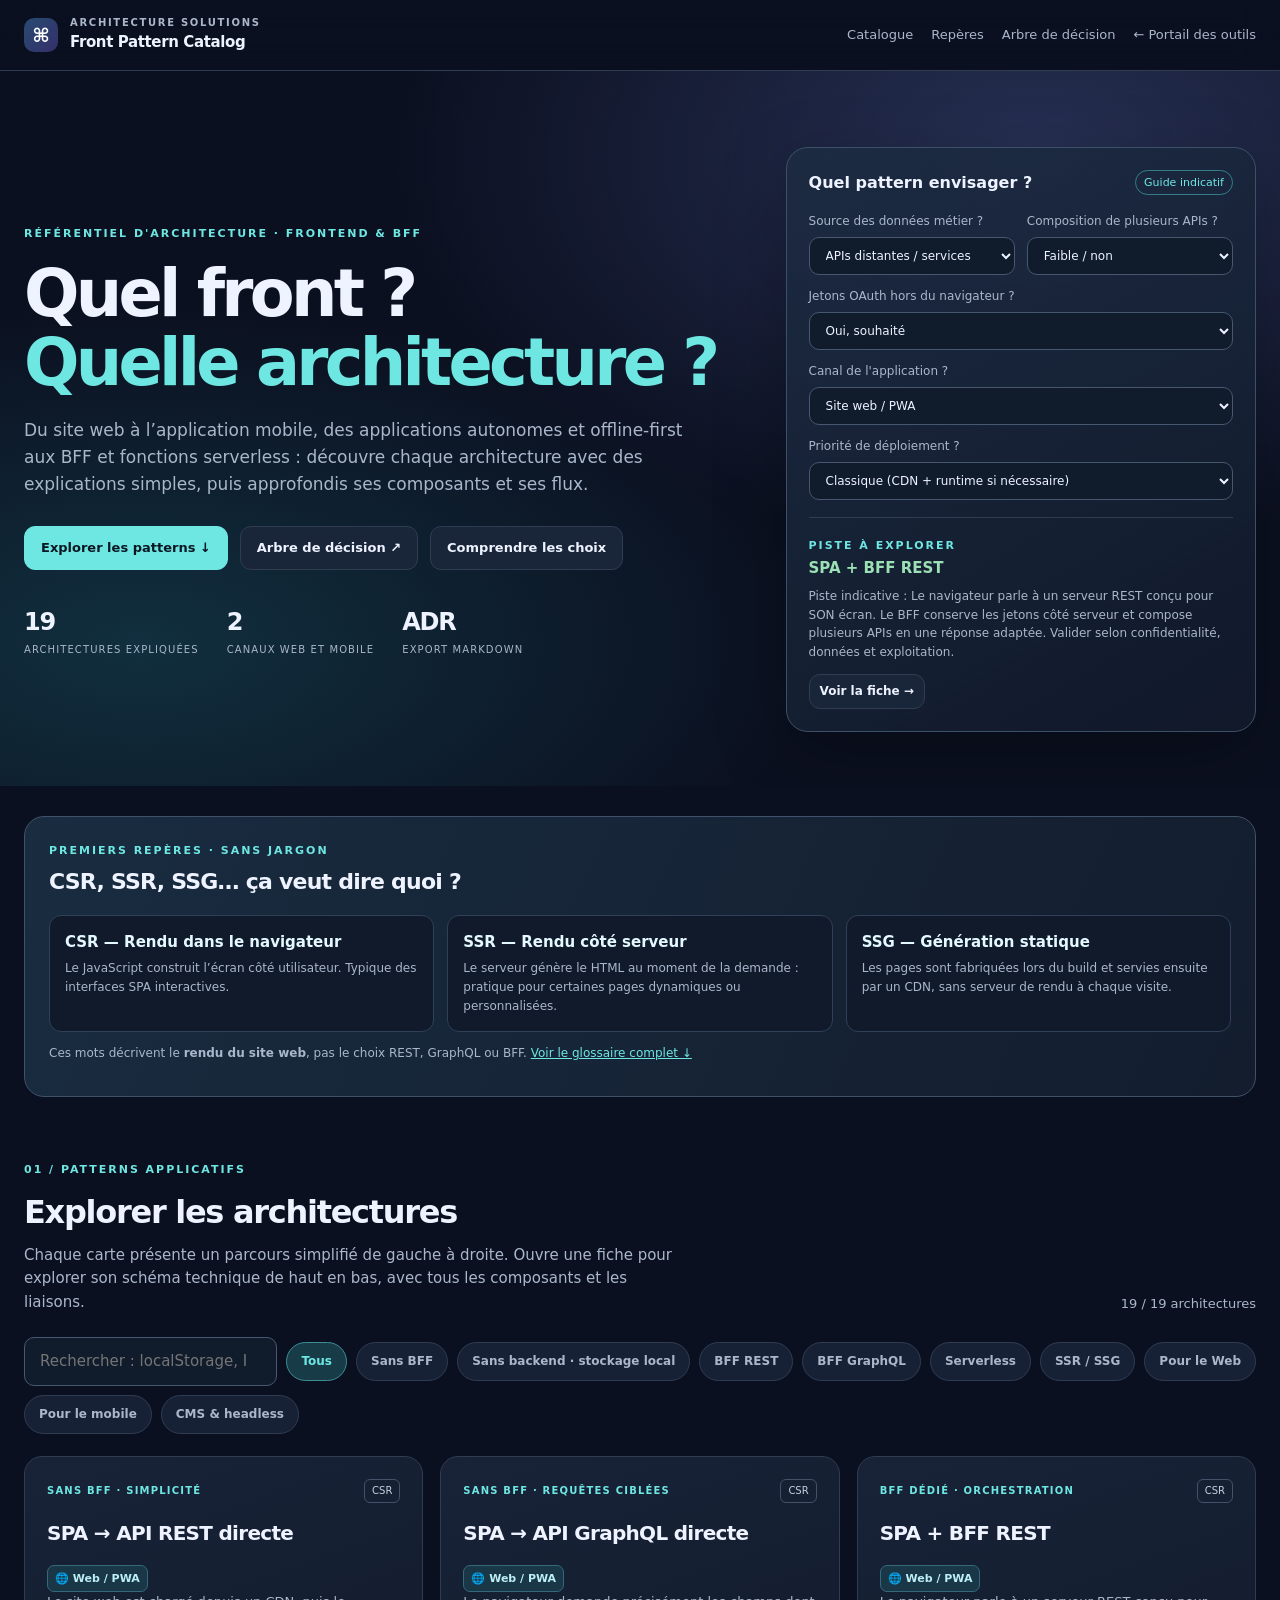
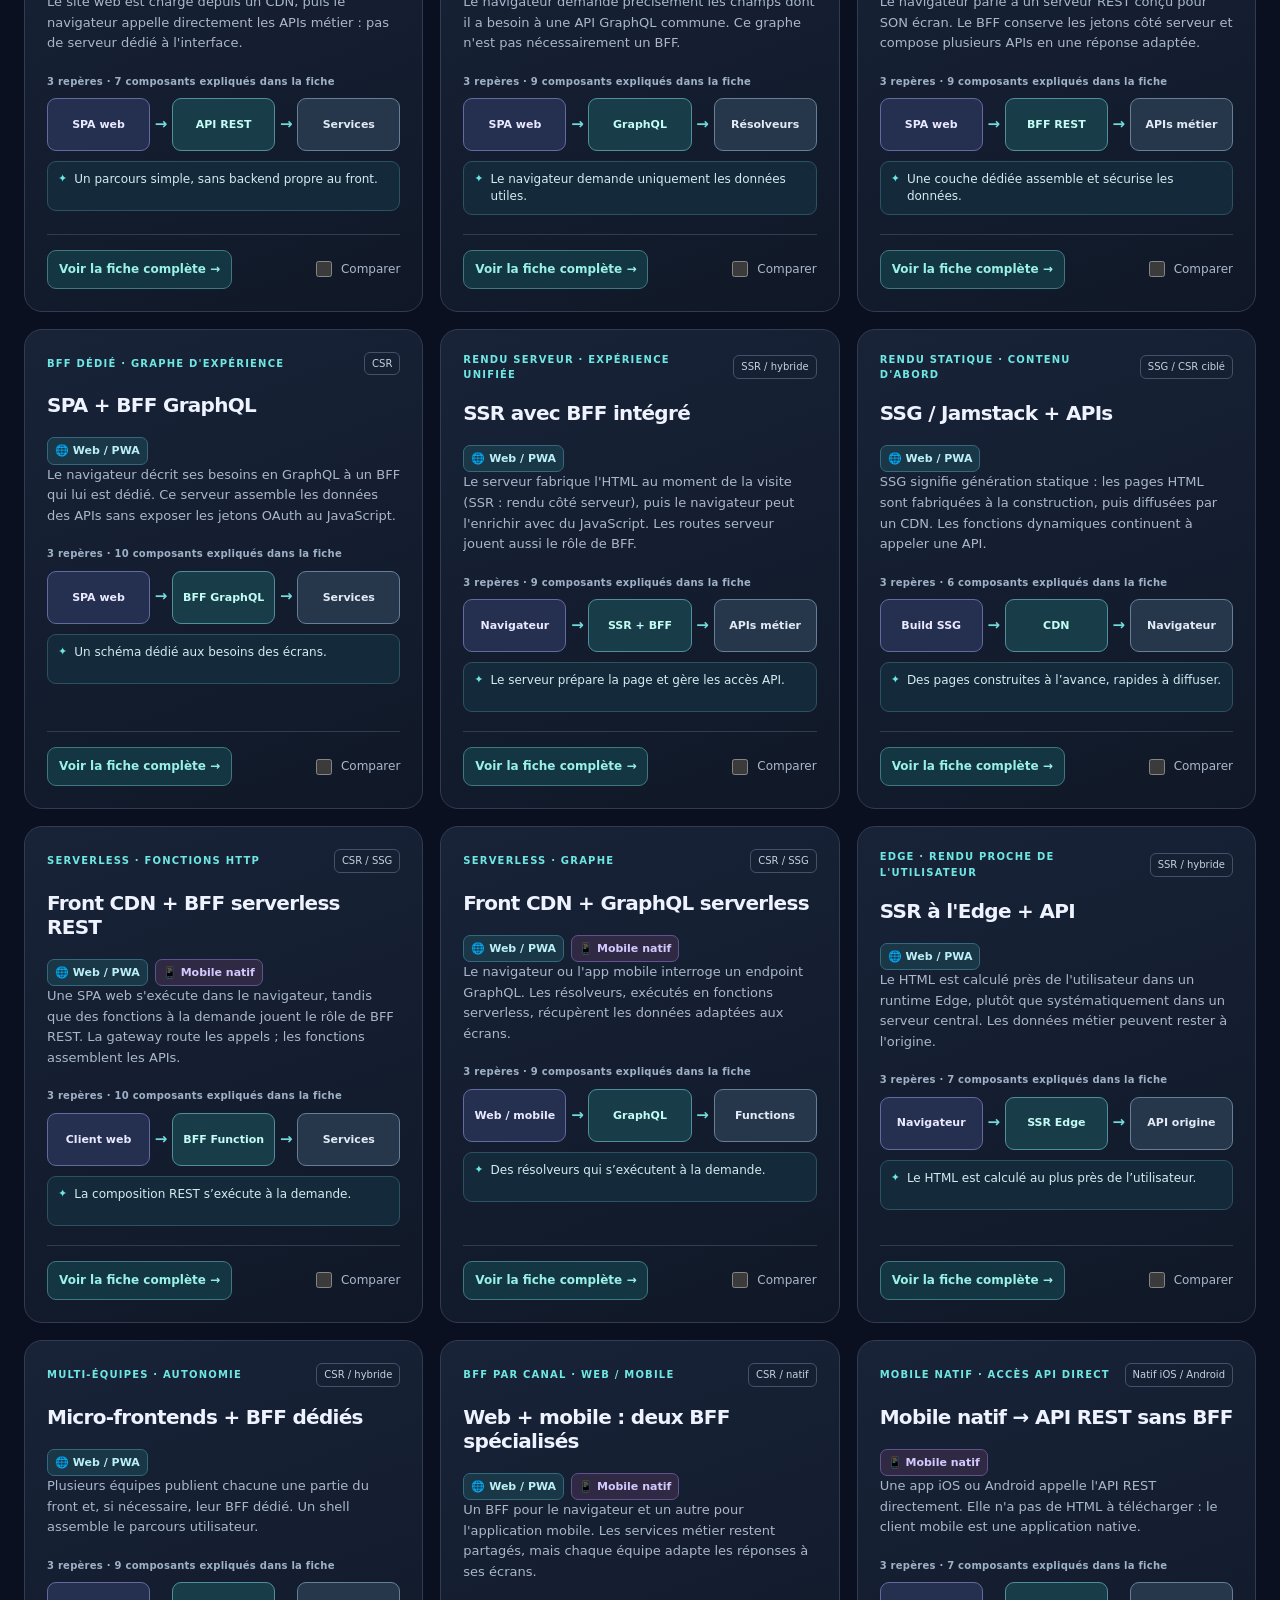
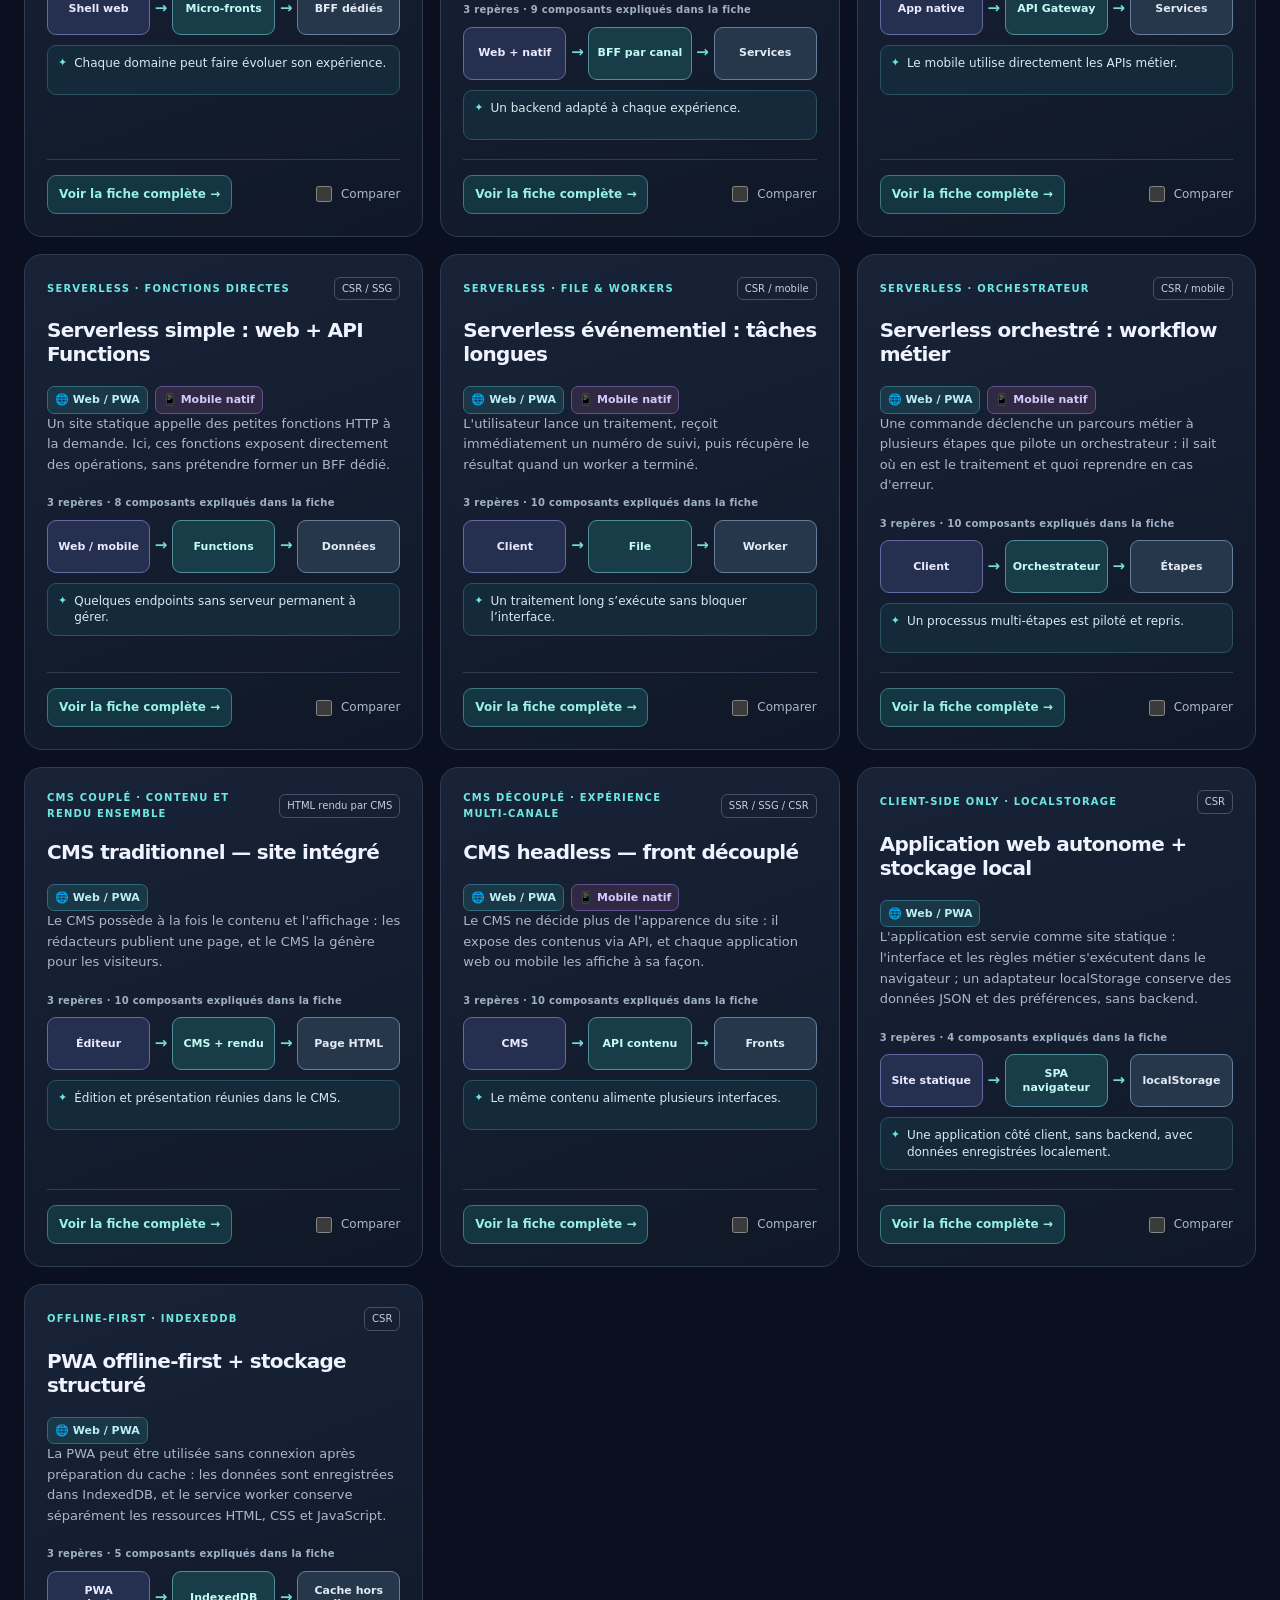
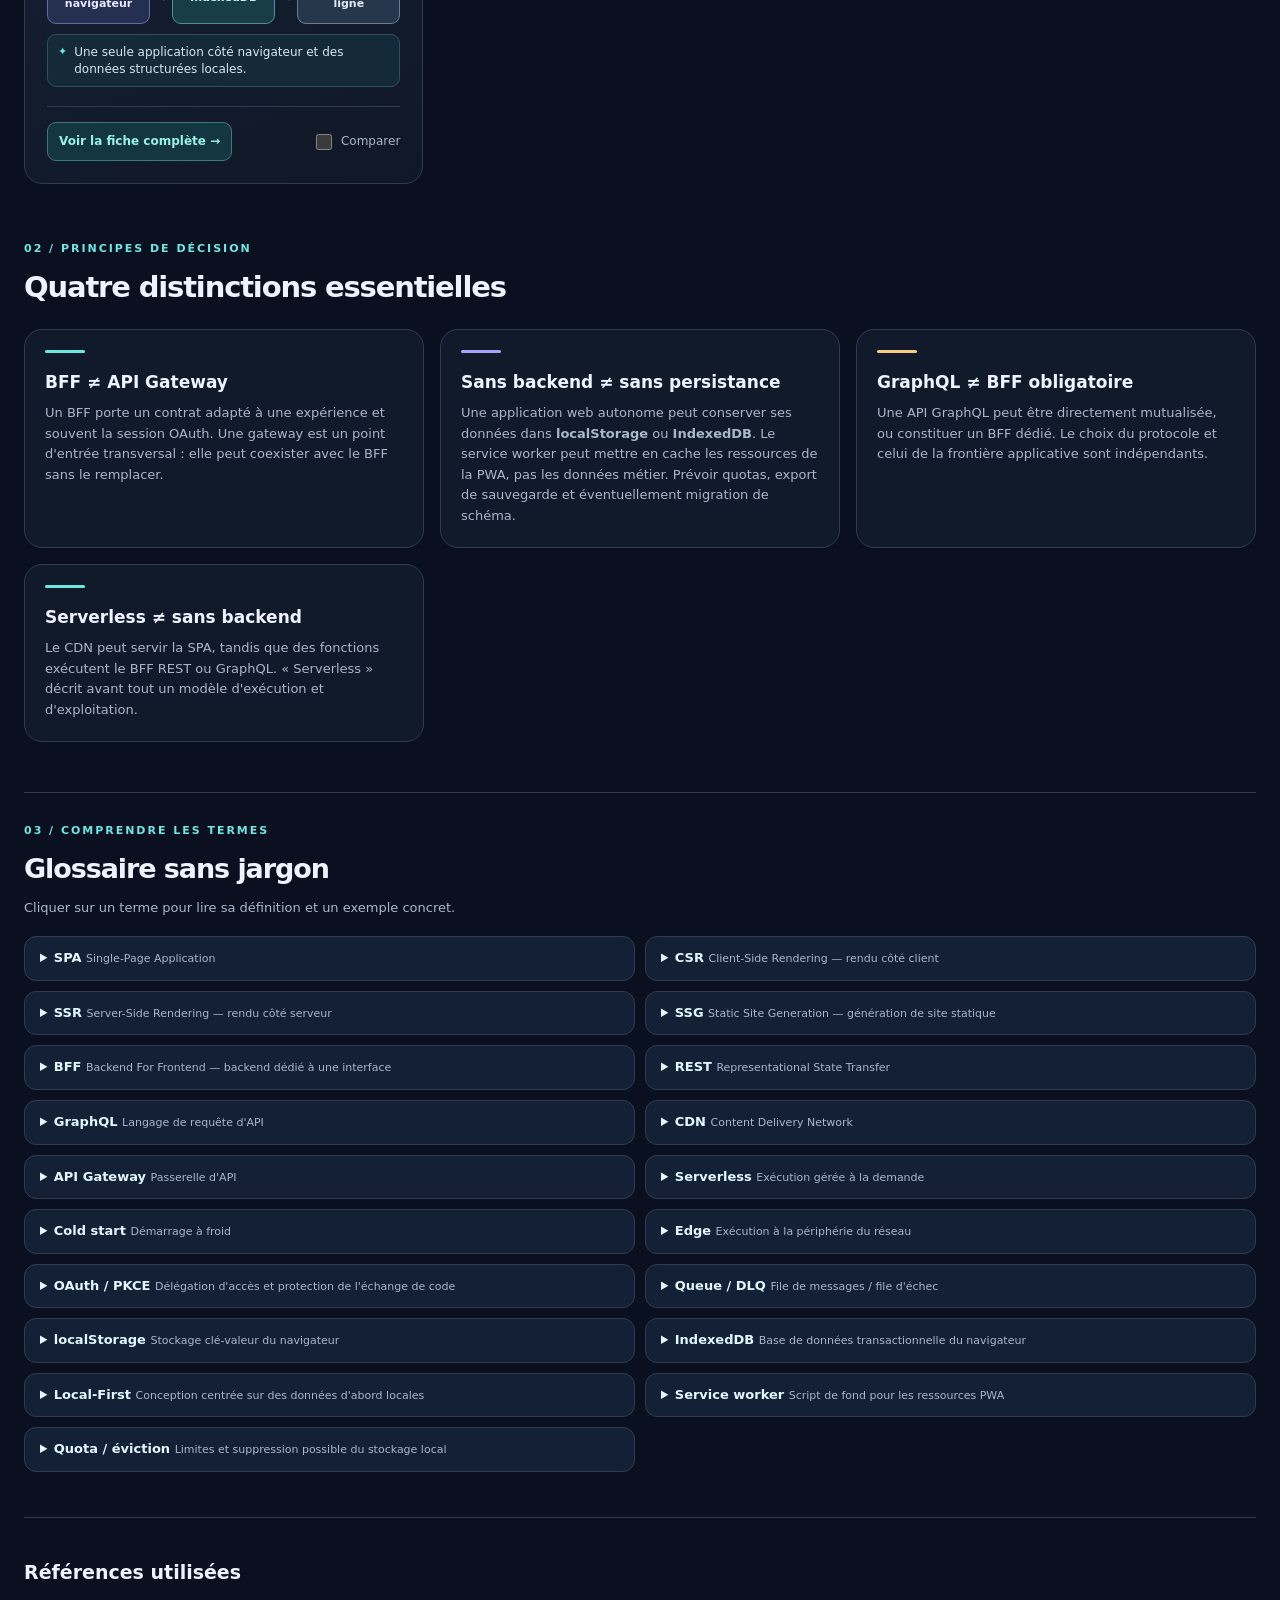
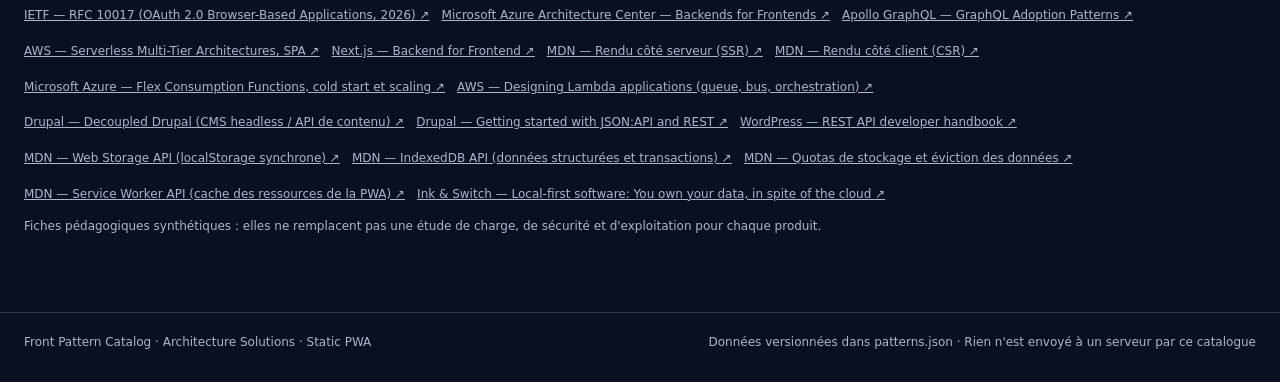
<file: index.html>
<!doctype html>
<html lang="fr">
<head>
  <meta charset="utf-8">
  <meta name="viewport" content="width=device-width,initial-scale=1">
  <meta name="theme-color" content="#0b1020">
  <meta name="description" content="Catalogue interactif de patterns frontend : SPA, BFF REST, GraphQL, SSR, Jamstack et serverless. Schémas, critères d'arbitrage et export ADR.">
  <link rel="manifest" href="./manifest.webmanifest">
  <link rel="icon" type="image/svg+xml" href="./icon.svg">
  <title>Frontend Architecture Patterns · Architecture Solutions</title>
<style>
:root{color-scheme:dark;--bg:#0b1020;--surface:#151c2c;--surface2:#1b2537;--ink:#eef3ff;--muted:#aab7cb;--line:#303c52;--cyan:#6ee7e3;--violet:#a9a1ff;--warm:#f7cd85;--green:#9ce0b5;--r:18px;--font:Inter,-apple-system,BlinkMacSystemFont,"Segoe UI",system-ui,sans-serif}
*{box-sizing:border-box}html{scroll-behavior:smooth}body{margin:0;background:var(--bg);color:var(--ink);font:15px/1.58 var(--font)}button,input,select{font:inherit}button{cursor:pointer}a{color:var(--cyan)}button:focus-visible,a:focus-visible,input:focus-visible,select:focus-visible{outline:2px solid var(--cyan);outline-offset:3px}
[hidden]{display:none!important}.wrap{width:min(1240px,calc(100% - 48px));margin:auto}.topbar{border-bottom:1px solid var(--line);background:#0b1020eF;position:sticky;top:0;z-index:10;backdrop-filter:blur(20px)}
.topbar-inner{display:flex;align-items:center;gap:22px;min-height:70px}.mark{width:34px;height:34px;display:grid;place-items:center;font-size:19px;border-radius:10px;background:linear-gradient(135deg,#284a71,#34306a);color:#fff}.brand{display:flex;gap:12px;align-items:center;text-decoration:none;color:var(--ink);font-weight:750;letter-spacing:-.025em}.brand small{display:block;color:var(--muted);font-size:10px;letter-spacing:.17em;text-transform:uppercase;font-weight:650}.top-links{margin-left:auto;display:flex;gap:18px;align-items:center}.top-links a{color:var(--muted);font-size:13px;text-decoration:none}.top-links a:hover{color:var(--ink)}
.eyebrow{text-transform:uppercase;letter-spacing:.18em;color:var(--cyan);font-size:11px;font-weight:800}.hero{padding:76px 0 54px;position:relative;overflow:hidden;background:radial-gradient(ellipse at 81% 12%,#273054 0,transparent 44%),radial-gradient(ellipse at 11% 80%,#112f3e 0,transparent 42%)}
.hero-grid{display:grid;grid-template-columns:minmax(0,1.3fr) minmax(320px,.85fr);align-items:center;gap:42px}.hero h1{font-size:clamp(36px,5.1vw,70px);letter-spacing:-.057em;line-height:1.06;margin:14px 0 20px;font-weight:780}.hero h1 em{font-style:normal;color:var(--cyan)}.hero p{max-width:660px;font-size:17px;color:var(--muted);margin:0}.hero-actions{display:flex;gap:12px;flex-wrap:wrap;margin-top:28px}
.btn{border:1px solid var(--line);border-radius:11px;padding:11px 16px;display:inline-flex;align-items:center;gap:9px;text-decoration:none;color:var(--ink);background:#19263a;font-weight:650;font-size:13px}.btn:hover{border-color:#7283a1;background:#223047}.btn.primary{background:var(--cyan);color:#0b1824;border-color:var(--cyan)}.btn.primary:hover{background:#a5f4ef}.btn.small{font-size:12px;padding:7px 10px}.btn[disabled]{opacity:.45;cursor:not-allowed}
.hero-panel{border:1px solid #3c5068;border-radius:22px;padding:22px;background:linear-gradient(150deg,#1c2b42e6,#111a2be8);box-shadow:0 22px 70px #0004}.panel-head{display:flex;justify-content:space-between;align-items:center;gap:12px}.panel-head strong{font-size:16px}.panel-head span{font-size:11px;color:var(--cyan);border:1px solid #327e88;padding:3px 8px;border-radius:20px}.select-grid{display:grid;grid-template-columns:1fr 1fr;gap:12px;margin:17px 0}.field{display:flex;flex-direction:column;gap:6px;color:var(--muted);font-size:12px}.field:nth-child(n+3){grid-column:1/-1}.field select,.search{border:1px solid #485770;background:#101b2c;color:var(--ink);border-radius:10px;padding:10px 12px;width:100%;min-width:0}.suggest{border-top:1px solid var(--line);padding-top:15px}.suggest .note{color:var(--muted);font-size:12px;display:block;margin:6px 0 12px}.suggest strong{font-size:15px;color:var(--green)}
.quick-facts{display:flex;gap:28px;flex-wrap:wrap;margin-top:34px}.quick-facts strong{font-size:24px;letter-spacing:-.05em}.quick-facts span{display:block;text-transform:uppercase;font-size:10px;letter-spacing:.11em;color:var(--muted)}
main{padding-bottom:64px}.intro{padding:50px 0 22px;display:flex;gap:20px;align-items:end;justify-content:space-between}.intro h2{font-size:32px;letter-spacing:-.04em;margin:6px 0}.intro p{max-width:650px;margin:0;color:var(--muted)}.counter{font-size:13px;color:var(--muted)}
.filters{display:flex;flex-wrap:wrap;align-items:center;gap:9px;margin-bottom:22px}.search{min-width:220px;flex:1;max-width:400px;padding:12px 15px}.chip{background:#172135;color:var(--muted);border:1px solid var(--line);border-radius:30px;padding:9px 14px;font-size:12px;font-weight:700}.chip:hover,.chip[aria-pressed=true]{background:#183b48;color:var(--cyan);border-color:#3c8d96}
.cards{display:grid;grid-template-columns:repeat(3,minmax(0,1fr));gap:17px}.pattern{min-width:0;border:1px solid var(--line);border-radius:var(--r);background:linear-gradient(160deg,#182338,#101827);padding:22px;display:flex;flex-direction:column;transition:transform .18s,border-color .18s}.pattern:hover{transform:translateY(-3px);border-color:#59708d}.pattern .meta{display:flex;justify-content:space-between;gap:12px;align-items:center}.micro{font-size:10px;letter-spacing:.12em;text-transform:uppercase;color:var(--cyan);font-weight:800}.tag{font-size:10px;border:1px solid #445169;color:#c6d0dd;border-radius:6px;padding:3px 7px;white-space:nowrap}.pattern h3{font-size:20px;line-height:1.2;letter-spacing:-.035em;margin:18px 0 9px}.pattern .summary{color:var(--muted);font-size:13px;min-height:62px;margin:0}.chain{display:flex;align-items:stretch;gap:5px;margin:23px 0;overflow-x:auto;padding:4px 0 8px}.node{background:#202f46;border:1px solid #455c78;border-radius:8px;padding:10px 7px;min-width:0;flex:1;display:grid;place-items:center;text-align:center;font-size:10px;font-weight:700;line-height:1.2}.node small{display:block;color:var(--muted);font-size:9px;font-weight:450;margin-top:4px}.node.bff{border-color:#62bcb8;color:#abf9f1}.node.client{border-color:#8278ce;color:#dad3ff}.node.service{border-color:#b39054;color:#ffe4b2}.arr{align-self:center;color:var(--cyan);font-size:15px}.pattern .bottom{display:flex;justify-content:space-between;align-items:center;margin-top:auto;gap:10px;border-top:1px solid var(--line);padding-top:14px}.pattern .detail{border:0;background:none;color:var(--cyan);font-size:12px;font-weight:700;padding:5px}.compare-toggle{display:flex;align-items:center;gap:6px;font-size:12px;color:var(--muted);cursor:pointer}.compare-toggle input{accent-color:var(--cyan);width:16px;height:16px}.hint{font-size:12px;color:var(--muted)}.empty{padding:45px;text-align:center;border:1px dashed var(--line);border-radius:var(--r)}
.comparison{margin-top:42px;border:1px solid #40506d;background:linear-gradient(140deg,#16263c,#101927);border-radius:20px;padding:24px}.comparison h2{margin:0 0 8px;font-size:24px;letter-spacing:-.04em}.comparison p{color:var(--muted);margin:0 0 18px}.table-scroll{overflow-x:auto}table{width:100%;border-collapse:collapse;font-size:13px}th,td{text-align:left;vertical-align:top;padding:12px;border-bottom:1px solid var(--line);min-width:180px}th:first-child,td:first-child{min-width:136px;width:136px;color:var(--muted)}th{color:var(--cyan)}.compare-actions{display:flex;justify-content:flex-end;gap:9px;margin-top:18px}
.guidance{margin:52px 0 0}.guidance h2{font-size:29px;letter-spacing:-.04em;margin:5px 0 18px}.guide-grid{display:grid;grid-template-columns:repeat(3,1fr);gap:16px}.guide{border:1px solid var(--line);background:#111a2a;border-radius:var(--r);padding:20px}.guide h3{margin:0 0 8px;font-size:17px}.guide p{margin:0;color:var(--muted);font-size:13px}.guide .stripe{height:3px;width:40px;background:var(--cyan);margin-bottom:16px;border-radius:5px}.guide:nth-child(2) .stripe{background:var(--violet)}.guide:nth-child(3) .stripe{background:var(--warm)}
.references{margin:45px 0 0;padding-top:24px;border-top:1px solid var(--line)}.references h2{font-size:19px}.references ul{list-style:none;margin:0;padding:0;display:flex;flex-wrap:wrap;gap:12px}.references a{font-size:12px;color:var(--muted)}footer{border-top:1px solid var(--line);color:var(--muted);font-size:12px;padding:20px 0 30px}.footer-row{display:flex;justify-content:space-between;flex-wrap:wrap;gap:10px}
dialog{padding:0;border:1px solid #536781;border-radius:20px;background:#111a2b;color:var(--ink);max-height:min(92vh,1000px);width:min(860px,calc(100% - 24px));box-shadow:0 35px 120px #000b}dialog::backdrop{background:#050a15c9;backdrop-filter:blur(5px)}.dialog-body{padding:30px}.dialog-head{display:flex;justify-content:space-between;gap:20px;align-items:start}.dialog-head h2{font-size:31px;line-height:1.16;letter-spacing:-.05em;margin:8px 0 10px}.close{border:1px solid var(--line);background:#203047;color:var(--ink);border-radius:9px;padding:7px 12px}.diagram-full{display:flex;align-items:stretch;gap:9px;overflow-x:auto;margin:24px 0;padding:18px 10px;border:1px solid var(--line);border-radius:12px;background:#0b1423}.diagram-full .node{min-width:125px;font-size:12px;padding:14px 12px}.diagram-full .arr{font-size:23px}.facts{display:flex;gap:9px;flex-wrap:wrap;margin:13px 0 18px}.facts span{color:#bfcce0;border:1px solid var(--line);padding:5px 9px;border-radius:7px;font-size:11px}.cols{display:grid;grid-template-columns:1fr 1fr;gap:22px}.cols h3,.dialog-body h3{font-size:14px;letter-spacing:.02em;margin:18px 0 8px}.cols ul{margin:0;padding-left:18px;color:var(--muted);font-size:13px}.cols li{margin-bottom:8px}.detail-text{font-size:14px;color:var(--muted);margin:0}.warning{border-left:3px solid var(--warm);background:#292519;color:#eee1c9;padding:13px 15px;border-radius:6px;font-size:13px;margin-top:19px}.dialog-actions{display:flex;justify-content:flex-end;gap:10px;margin-top:22px}.source-links{font-size:12px;display:flex;flex-wrap:wrap;gap:13px}
#notice{position:fixed;z-index:40;bottom:20px;right:20px;background:#254536;border:1px solid #6cd0a6;color:white;padding:11px 17px;border-radius:9px;box-shadow:0 12px 35px #0007}
@media(max-width:1000px){.cards{grid-template-columns:repeat(2,minmax(0,1fr))}.hero-grid{grid-template-columns:1fr}.hero-panel{max-width:700px}.hero{padding-top:48px}.guide-grid{grid-template-columns:1fr 1fr}}
@media(max-width:670px){.wrap{width:min(100% - 28px,1240px)}.topbar-inner{min-height:62px}.top-links a:nth-child(2){display:none}.hero{padding:36px 0 30px}.hero p{font-size:15px}.hero h1{font-size:39px}.quick-facts{gap:20px}.cards,.guide-grid,.cols{grid-template-columns:1fr}.intro{align-items:start;flex-direction:column;padding-top:35px}.intro h2{font-size:27px}.filters{gap:7px}.search{max-width:none;flex-basis:100%}.pattern .summary{min-height:unset}.dialog-body{padding:20px}.dialog-head h2{font-size:26px}.diagram-full .node{min-width:115px}.brand{font-size:13px}.top-links{gap:8px}}
@media(prefers-reduced-motion:reduce){*,*::before,*::after{animation:none!important;transition:none!important;scroll-behavior:auto!important}}

/* V2 — pédagogie et lecture verticale des architectures */
.primer{border:1px solid #40526a;border-radius:20px;margin:30px 0 10px;padding:21px 24px;background:linear-gradient(115deg,#192c40,#131d2e)}
.primer h2{font-size:22px;letter-spacing:-.035em;margin:3px 0 15px}
.primer-grid{display:grid;grid-template-columns:repeat(3,1fr);gap:13px}
.primer-cell{border-radius:12px;padding:15px;background:#101a2b;border:1px solid #2f4058}
.primer-cell strong{display:block;font-size:15px;color:#e4f9ff}
.primer-cell span{display:block;margin-top:5px;font-size:12px;color:var(--muted)}
.primer-cell a{font-size:12px;text-decoration:none;color:var(--cyan)}
.chain-expanded{margin:10px 0 24px;scrollbar-width:thin}
.chain-expanded .node{min-width:98px;padding:12px 10px;flex:0 0 102px;white-space:normal;overflow-wrap:anywhere}
.chain-expanded .arr{flex:none;font-size:13px}
.preview-label{font-size:10px;color:#94a7c1;letter-spacing:.07em;font-weight:650;margin-top:18px}
.pattern .summary{min-height:82px}
.audience-chips{display:flex;gap:7px;flex-wrap:wrap;margin:11px 0 0}
.audience-chip{border-radius:7px;padding:4px 7px;background:#193747;border:1px solid #36687b;color:#bceff5;font-size:11px;font-weight:680}
.audience-chip.mobile{background:#302943;border-color:#61528d;color:#d4c9ff}
.plain-language{border:1px solid #39727f;background:linear-gradient(120deg,#143442,#18293b);border-radius:13px;padding:14px 17px;margin:17px 0;color:#e4fbff;font-size:15px}
.plain-language b{display:block;color:var(--cyan);font-size:11px;letter-spacing:.08em;text-transform:uppercase;margin-bottom:6px}
.detail-audience{display:flex;align-items:center;flex-wrap:wrap;gap:10px;margin:16px 0}
.detail-audience .audience-chip{padding:7px 11px}
.detail-audience small{color:var(--muted);display:block;flex-basis:100%;font-size:12px}
.architecture-figure{margin:23px 0 25px;background:#0a1524;border:1px solid #3d506d;border-radius:17px;padding:15px 14px}
.architecture-heading{font-size:18px;letter-spacing:-.03em;margin:28px 0 6px!important}
.architecture-hint{font-size:13px;color:var(--muted);margin:0 0 7px}
.diagram-scroll{overflow-x:auto;max-width:100%;scrollbar-color:#526983 #132138;scrollbar-width:thin;padding-bottom:9px}
.architecture-svg{display:block;min-width:720px;width:100%;height:auto}
.architecture-svg .stage-label{fill:#b9cae1;font-weight:750;font-size:14px}
.architecture-svg .stage-sub{fill:#778aa3;font-size:11px}
.architecture-svg .arch-node{fill:#1b3047;stroke:#47728b;stroke-width:1.5}
.architecture-svg .arch-node-client{fill:#28284c;stroke:#8b85da}
.architecture-svg .arch-node-cdn,.architecture-svg .arch-node-build{fill:#262a4a;stroke:#9384c9}
.architecture-svg .arch-node-gateway{fill:#183d48;stroke:#61b9c6}
.architecture-svg .arch-node-bff{fill:#17473e;stroke:#69c5ac}
.architecture-svg .arch-node-security{fill:#47362c;stroke:#e3b47a}
.architecture-svg .arch-node-service{fill:#213751;stroke:#6699be}
.architecture-svg .arch-node-data{fill:#363629;stroke:#b0ab76}
.architecture-svg .arch-node-event{fill:#4a3426;stroke:#dbb27a}
.architecture-svg .arch-node-observability{fill:#314338;stroke:#93d6af}
.architecture-svg .arch-node-title{font-family:system-ui,sans-serif;font-weight:700;fill:#f7fbff}
.architecture-svg .arch-node-caption{font-family:system-ui,sans-serif;fill:#c4d2e4}
.architecture-svg .edge{stroke:#79d6d3;stroke-width:2.5;stroke-linecap:round;stroke-linejoin:round;opacity:.95}
.architecture-svg .edge-asset,.architecture-svg .edge-deploy{stroke:#a8a4ef;stroke-dasharray:6 4}
.architecture-svg .edge-async{stroke:#f1c678;stroke-dasharray:9 4}
.architecture-svg .edge-auth{stroke:#e9b5a6;stroke-dasharray:3 4}
.architecture-svg .edge-telemetry{stroke:#95cba9;stroke-dasharray:2 5}
.architecture-figure figcaption{color:#a9bad2;font-size:12px;line-height:1.5;padding:8px 2px}
.diagram-legend{display:flex;flex-wrap:wrap;gap:8px 14px;padding:10px 2px;border-top:1px solid #294057}
.legend-item{font-size:11px;color:#b7c8de;display:inline-flex;align-items:center;gap:7px}
.legend-item i{display:inline-block;width:25px;border-top:3px solid #79d6d3}
.legend-item .legend-asset{border-color:#a8a4ef;border-top-style:dashed}
.legend-item .legend-async{border-color:#f1c678;border-top-style:dashed}
.legend-item .legend-auth{border-color:#e9b5a6;border-top-style:dotted}
.flow-details{margin-top:9px;font-size:12px;border-top:1px solid #2b4259;padding:10px 2px}
.flow-details summary{cursor:pointer;color:#83e2df;font-weight:700}
.flow-details ol{display:grid;grid-template-columns:repeat(2,minmax(0,1fr));gap:6px 24px;padding-left:20px}
.flow-details li{color:#bbcadc}
.flow-details li span{color:#ffdfa6;font-size:11px;margin-left:5px}
.arch-cross{border-radius:10px;background:#172b3c;border:1px solid #385069;padding:11px 14px}
.arch-cross strong{color:#ccf6f4;font-size:12px}
.arch-cross ul{margin:6px 0 0;padding-left:19px;display:grid;gap:4px;font-size:12px;color:#beccdc}
.pattern-steps{counter-reset:step;list-style:none;display:grid;gap:10px;padding:0;margin:12px 0 21px}
.pattern-steps li{position:relative;padding:10px 14px 10px 44px;border:1px solid #33465e;background:#152338;border-radius:10px;font-size:13px;color:#d5e2f3}
.pattern-steps li:before{content:counter(step);counter-increment:step;position:absolute;left:12px;top:10px;display:grid;place-items:center;border-radius:50%;width:22px;height:22px;background:#205663;color:#affaf8;font-weight:800;font-size:11px}
.detail-lead{font-size:13px;line-height:1.6;color:var(--muted)}
.detail-callout{background:#1b263c;border:1px solid #3a4e6b;border-radius:11px;padding:14px 16px;margin:15px 0}
.detail-callout strong{color:#cfe0fa;font-size:12px;text-transform:uppercase;letter-spacing:.06em}
.detail-callout p{margin:4px 0 0;color:#e1e8f5;font-size:13px}
.serverless-section{margin:26px 0 20px;border:1px solid #776240;border-radius:15px;background:#27221a;padding:20px}
.serverless-section h3{font-size:18px;color:#ffe0a3;margin:0 0 5px}
.serverless-section>p{font-size:13px;color:#d4bfa0;margin:0 0 16px}
.serverless-grid{display:grid;grid-template-columns:repeat(2,minmax(0,1fr));gap:12px}
.serverless-grid div{padding:11px 12px;border:1px solid #514737;background:#211d18;border-radius:9px}
.serverless-grid b{display:block;font-size:11px;color:#f6d7a4;text-transform:uppercase;letter-spacing:.05em}
.serverless-grid span{display:block;color:#d9c9b5;font-size:12px;margin-top:4px}
.section-heading{font-size:18px!important;color:#eaf6ff;letter-spacing:-.02em!important;margin:22px 0 10px!important}
.glossary{margin:50px 0 0;border-top:1px solid var(--line);padding-top:25px}
.glossary h2{font-size:27px;letter-spacing:-.04em;margin:7px 0}
.glossary>p{color:var(--muted);font-size:13px;margin:0 0 18px}
.glossary-grid{display:grid;grid-template-columns:repeat(2,minmax(0,1fr));gap:10px}
.glossary-item{border:1px solid var(--line);border-radius:12px;background:#132035;padding:11px 15px}
.glossary-item summary{list-style:revert;cursor:pointer;color:#e2f7ff;font-weight:750;font-size:13px}
.glossary-item summary span{color:var(--muted);font-weight:500;font-size:11px}
.glossary-item p{font-size:13px;color:var(--muted);margin:9px 0 0}
.glossary-item small{display:block;color:#b5dfd5;margin:6px 0 0}
dialog{width:min(1140px,calc(100% - 24px))}
.dialog-body{padding:32px 40px}
.dialog-head{position:relative}
.detail-audience .note{font-size:13px;color:#b6c9df}
.mobile-note{border-left:3px solid #a69ae5;background:#211f36;padding:12px 15px;color:#ded9f4;font-size:13px;border-radius:6px;margin-top:13px}
@media(max-width:900px){.primer-grid{grid-template-columns:1fr}.serverless-grid{grid-template-columns:1fr}}
@media(max-width:670px){.primer{padding:16px}.flow-details ol,.glossary-grid{grid-template-columns:1fr}.dialog-body{padding:21px 16px}.architecture-figure{padding:9px 8px}.pattern .summary{min-height:unset}.dialog-head{gap:8px}.dialog-head .close{flex:none}.primer-cell{padding:12px}}


/* Comparaison accessible sans parcourir toutes les cartes */
body.has-compare-tray{padding-bottom:138px}
.compare-tray{position:fixed;z-index:30;bottom:15px;left:50%;transform:translateX(-50%);width:min(1050px,calc(100% - 28px));background:#18273bf5;border:1px solid #54798c;border-radius:17px;box-shadow:0 18px 65px #000b;backdrop-filter:blur(18px);padding:13px 17px;display:flex;align-items:center;gap:15px}
.compare-tray[hidden]{display:none!important}
.compare-tray-status{min-width:140px;display:flex;flex-direction:column;gap:3px;line-height:1.25}
.compare-tray-status strong{color:#eafaff;font-size:14px}
.compare-tray-status span{color:#b1c6d8;font-size:11px}
.compare-tray-choices{display:flex;flex-wrap:wrap;gap:6px;flex:1;min-width:0}
.compare-choice{display:inline-flex;align-items:center;gap:7px;padding:6px 8px 6px 11px;border:1px solid #4a7285;border-radius:9px;font-size:12px;color:#e4f4ff;background:#142b3e;max-width:270px}
.compare-choice span{overflow:hidden;text-overflow:ellipsis;white-space:nowrap}
.compare-choice button{flex:none;border:0;background:transparent;color:#c2e1ec;font-size:18px;line-height:1;padding:2px 4px;border-radius:5px}
.compare-choice button:hover{color:#fff;background:#355269}
.compare-tray-actions{display:flex;align-items:center;gap:8px;flex:none}
.compare-tray-actions .btn{white-space:nowrap;min-height:43px;justify-content:center}
.comparison-dialog{width:min(1120px,calc(100% - 28px));max-height:90vh;margin:auto;padding:27px;border:1px solid #55758c;border-radius:19px;background:#111c2d;color:var(--ink);overflow-y:auto;box-shadow:0 35px 120px #000c}
.comparison-dialog::backdrop{background:#050a15ce;backdrop-filter:blur(6px)}
.comparison-dialog .comparison-header{display:flex;align-items:start;justify-content:space-between;gap:16px}
.comparison-dialog h2{margin:0;font-size:26px;letter-spacing:-.035em}
.comparison-dialog p{color:var(--muted);font-size:13px;margin:6px 0 19px}
.comparison-dialog .table-scroll{max-width:100%}
.comparison-dialog th,.comparison-dialog td{min-width:205px}
.comparison-dialog .compare-actions{position:sticky;bottom:-27px;background:#111c2d;padding:16px 0 2px;border-top:1px solid var(--line);flex-wrap:wrap}
@media(max-width:850px){.compare-tray{flex-wrap:wrap}.compare-tray-status{min-width:0}.compare-tray-choices{order:3;flex-basis:100%}.compare-tray-actions{margin-left:auto}body.has-compare-tray{padding-bottom:190px}}
@media(max-width:550px){.compare-tray{bottom:8px;padding:11px 12px;gap:9px}.compare-tray-status{flex:1}.compare-tray-actions{width:100%;justify-content:space-between}.compare-tray-actions .btn.primary{flex:1}.compare-tray-choices{order:2;flex-basis:100%}.compare-choice{max-width:calc(50% - 4px);font-size:11px}.comparison-dialog{padding:17px}.comparison-dialog .compare-actions{bottom:-17px}.comparison-dialog h2{font-size:22px}body.has-compare-tray{padding-bottom:215px}}


/* La fiche d'architecture est une page, jamais une fenêtre superposée. */
.pattern a.detail{display:inline-flex;align-items:center;justify-content:center;border:1px solid #3f7881;border-radius:9px;background:#143642;color:#9af1e8;text-decoration:none;font-size:12px;font-weight:750;padding:9px 11px}
.pattern a.detail:hover{background:#1c4d59;border-color:#81eee4}


/* Aperçu des cartes : teaser fixe, zéro défilement, 3 repères lisibles. */
.pattern .card-preview{width:100%;min-width:0;margin:21px 0 19px;display:flex;flex-direction:column;gap:10px}
.pattern .card-preview .preview-label{margin:0;font-size:10px;line-height:1.35;letter-spacing:.025em;color:#9fb1c7}
.pattern .card-preview-flow{display:grid;grid-template-columns:minmax(0,1fr) 12px minmax(0,1fr) 12px minmax(0,1fr);align-items:stretch;gap:5px;width:100%;min-width:0;overflow:visible}
.pattern .preview-node{display:flex;justify-content:center;align-items:center;min-width:0;min-height:53px;padding:7px 5px;border:1px solid #646a9f;background:#252f4f;border-radius:9px;text-align:center;font-size:11px;line-height:1.23;font-weight:730;color:#e9e9ff;overflow-wrap:anywhere;hyphens:auto}
.pattern .preview-node-2{background:#183d49;border-color:#508e9c;color:#c3fbf5}
.pattern .preview-node-3{background:#27374b;border-color:#667f98;color:#e1eaf6}
.pattern .preview-arrow{display:flex;align-items:center;justify-content:center;min-width:0;color:#73dbda;font-size:15px;font-weight:800}
.pattern .card-value{display:flex;align-items:flex-start;gap:7px;background:#142939;border:1px solid #2c5262;border-radius:9px;padding:9px 10px;color:#d6eaf2;font-size:12px;line-height:1.38;min-height:50px}
.pattern .card-value-marker{flex:none;color:var(--cyan);line-height:1.45;font-size:11px}
.pattern .summary{min-height:0;margin:0;display:-webkit-box;-webkit-box-orient:vertical;-webkit-line-clamp:4;line-clamp:4;overflow:hidden}
.pattern .bottom{padding-top:15px}
@media (max-width:670px){
 .pattern .card-preview{margin:18px 0}
 .pattern .preview-node{font-size:11.5px;min-height:50px}
}
@media (max-width:370px){
 .pattern .card-preview-flow{grid-template-columns:minmax(0,1fr) 9px minmax(0,1fr) 9px minmax(0,1fr);gap:3px}
 .pattern .preview-node{font-size:10px;padding:7px 3px}
}

</style>
</head>
<body>
<header class="topbar"><div class="wrap topbar-inner">
  <a class="brand" href="./index.html" aria-label="Accueil du catalogue"><span class="mark" aria-hidden="true">⌘</span><span><small>Architecture Solutions</small>Front Pattern Catalog</span></a>
  <nav class="top-links" aria-label="Navigation"><a href="#catalogue">Catalogue</a><a href="#repères">Repères</a><a href="./decision-tree.html">Arbre de décision</a><a href="https://sims07.github.io/tools-portal/">← Portail des outils</a></nav>
</div></header>
<section class="hero"><div class="wrap hero-grid">
 <div><span class="eyebrow">Référentiel d'architecture · Frontend & BFF</span>
  <h1>Quel front ?<br><em>Quelle architecture ?</em></h1>
  <p>Du site web à l’application mobile, des applications autonomes et offline-first aux BFF et fonctions serverless : découvre chaque architecture avec des explications simples, puis approfondis ses composants et ses flux.</p>
  <div class="hero-actions"><a class="btn primary" href="#catalogue">Explorer les patterns ↓</a><a class="btn" href="./decision-tree.html">Arbre de décision ↗</a><a class="btn" href="#repères">Comprendre les choix</a></div>
  <div class="quick-facts"><div><strong id="totalCount">19</strong><span>Architectures expliquées</span></div><div><strong>2</strong><span>Canaux web et mobile</span></div><div><strong>ADR</strong><span>Export Markdown</span></div></div>
 </div>
 <aside class="hero-panel" aria-label="Assistant d'orientation">
  <div class="panel-head"><strong>Quel pattern envisager ?</strong><span>Guide indicatif</span></div>
  <div class="select-grid">
   <label class="field">Source des données métier ?
     <select id="dataSource"><option value="api">APIs distantes / services</option><option value="local-simple">Local simple (variante localStorage)</option><option value="local-rich">Local structuré (variante IndexedDB)</option></select></label>
    <label class="field">Composition de plusieurs APIs ?
    <select id="aggregation"><option value="no">Faible / non</option><option value="yes">Oui, plusieurs sources</option></select></label>
   <label class="field">Jetons OAuth hors du navigateur ?
    <select id="secure"><option value="yes">Oui, souhaité</option><option value="no">Non, client public possible</option></select></label>
   <label class="field">Canal de l'application ?
    <select id="channel"><option value="web">Site web / PWA</option><option value="mobile">Application mobile native</option><option value="both">Web + mobile</option></select></label>
   <label class="field">Priorité de déploiement ?
    <select id="deployment"><option value="standard">Classique (CDN + runtime si nécessaire)</option><option value="serverless">Serverless / à l'usage</option><option value="seo">Rendu initial / contenu indexable</option></select></label>
  </div>
  <div class="suggest" aria-live="polite"><span class="eyebrow">Piste à explorer</span><div><strong id="suggestTitle">SPA + BFF REST</strong></div><span class="note" id="suggestReason">Point de départ pour une session serveur.</span><button class="btn small" id="suggestOpen" type="button">Voir la fiche →</button></div>
 </aside>
</div></section>
<main class="wrap">
<section class="primer" aria-labelledby="primerTitle">
 <span class="eyebrow">Premiers repères · sans jargon</span><h2 id="primerTitle">CSR, SSR, SSG… ça veut dire quoi ?</h2>
 <div class="primer-grid">
  <div class="primer-cell"><strong>CSR — Rendu dans le navigateur</strong><span>Le JavaScript construit l’écran côté utilisateur. Typique des interfaces SPA interactives.</span></div>
  <div class="primer-cell"><strong>SSR — Rendu côté serveur</strong><span>Le serveur génère le HTML au moment de la demande : pratique pour certaines pages dynamiques ou personnalisées.</span></div>
  <div class="primer-cell"><strong>SSG — Génération statique</strong><span>Les pages sont fabriquées lors du build et servies ensuite par un CDN, sans serveur de rendu à chaque visite.</span></div>
 </div><p class="hint">Ces mots décrivent le <strong>rendu du site web</strong>, pas le choix REST, GraphQL ou BFF. <a href="#glossaire">Voir le glossaire complet ↓</a></p>
</section>
<section id="catalogue" aria-labelledby="catalogTitle">
 <div class="intro"><div><span class="eyebrow">01 / Patterns applicatifs</span><h2 id="catalogTitle">Explorer les architectures</h2><p>Chaque carte présente un parcours simplifié de gauche à droite. Ouvre une fiche pour explorer son schéma technique de haut en bas, avec tous les composants et les liaisons.</p></div><span class="counter" id="resultCount" aria-live="polite"></span></div>
 <div class="filters" role="group" aria-label="Filtrer les patterns">
  <input class="search" id="search" type="search" placeholder="Rechercher : localStorage, IndexedDB, REST, GraphQL…" aria-label="Rechercher des patterns">
  <button class="chip" type="button" data-filter="all" aria-pressed="true">Tous</button>
  <button class="chip" type="button" data-filter="direct" aria-pressed="false">Sans BFF</button>
   <button class="chip" type="button" data-filter="local-first" aria-pressed="false">Sans backend · stockage local</button>
  <button class="chip" type="button" data-filter="bff-rest" aria-pressed="false">BFF REST</button>
  <button class="chip" type="button" data-filter="bff-graphql" aria-pressed="false">BFF GraphQL</button>
  <button class="chip" type="button" data-filter="serverless" aria-pressed="false">Serverless</button>
  <button class="chip" type="button" data-filter="rendering" aria-pressed="false">SSR / SSG</button>
  <button class="chip" type="button" data-filter="web" aria-pressed="false">Pour le Web</button>
  <button class="chip" type="button" data-filter="mobile" aria-pressed="false">Pour le mobile</button>
  <button class="chip" type="button" data-filter="cms" aria-pressed="false">CMS & headless</button>
 </div>
 <div class="cards" id="cards" aria-live="polite"></div>
 <p id="empty" class="empty" hidden>Aucun résultat. Modifiez le filtre ou la recherche.</p>
</section>
<dialog class="comparison-dialog" id="comparison" aria-labelledby="comparisonTitle">
 <div class="comparison-header">
  <div><h2 id="comparisonTitle">Comparaison des architectures</h2><p>Arbitrer entre deux ou trois architectures, puis documenter votre décision.</p></div>
  <button class="close" type="button" id="closeComparison" aria-label="Fermer la comparaison">Fermer ✕</button>
 </div>
 <div class="table-scroll"><table id="comparisonTable"></table></div>
 <div class="compare-actions"><button class="btn small" type="button" id="clearCompare">Effacer la sélection</button><button class="btn primary small" type="button" id="copyCompare">Copier l’ADR Markdown</button></div>
</dialog>
<section class="guidance" id="repères" aria-labelledby="guideTitle">
 <span class="eyebrow">02 / Principes de décision</span><h2 id="guideTitle">Quatre distinctions essentielles</h2>
 <div class="guide-grid">
  <article class="guide"><div class="stripe"></div><h3>BFF ≠ API Gateway</h3><p>Un BFF porte un contrat adapté à une expérience et souvent la session OAuth. Une gateway est un point d'entrée transversal : elle peut coexister avec le BFF sans le remplacer.</p></article>
  <article class="guide"><div class="stripe"></div><h3>Sans backend ≠ sans persistance</h3><p>Une application web autonome peut conserver ses données dans <strong>localStorage</strong> ou <strong>IndexedDB</strong>. Le service worker peut mettre en cache les ressources de la PWA, pas les données métier. Prévoir quotas, export de sauvegarde et éventuellement migration de schéma.</p></article>
   <article class="guide"><div class="stripe"></div><h3>GraphQL ≠ BFF obligatoire</h3><p>Une API GraphQL peut être directement mutualisée, ou constituer un BFF dédié. Le choix du protocole et celui de la frontière applicative sont indépendants.</p></article>
  <article class="guide"><div class="stripe"></div><h3>Serverless ≠ sans backend</h3><p>Le CDN peut servir la SPA, tandis que des fonctions exécutent le BFF REST ou GraphQL. « Serverless » décrit avant tout un modèle d'exécution et d'exploitation.</p></article>
 </div>
</section>
<section class="glossary" id="glossaire" aria-labelledby="glossaryTitle"><span class="eyebrow">03 / Comprendre les termes</span><h2 id="glossaryTitle">Glossaire sans jargon</h2><p>Cliquer sur un terme pour lire sa définition et un exemple concret.</p><div class="glossary-grid" id="glossaryList"></div></section>
<section class="references" aria-labelledby="sourcesTitle"><h2 id="sourcesTitle">Références utilisées</h2><ul id="referencesList"></ul><p class="hint">Fiches pédagogiques synthétiques : elles ne remplacent pas une étude de charge, de sécurité et d'exploitation pour chaque produit.</p></section>
</main>
<footer><div class="wrap footer-row"><span>Front Pattern Catalog · Architecture Solutions · Static PWA</span><span>Données versionnées dans patterns.json · Rien n'est envoyé à un serveur par ce catalogue</span></div></footer>
<aside class="compare-tray" id="compareTray" hidden aria-label="Sélection pour comparaison">
 <div class="compare-tray-status" role="status" aria-live="polite">
  <strong id="compareCount">0/3 architecture sélectionnée</strong>
  <span id="compareHint">Choisis au moins deux architectures.</span>
 </div>
 <div class="compare-tray-choices" id="compareChoices" aria-label="Architectures sélectionnées"></div>
 <div class="compare-tray-actions">
  <button type="button" class="btn small" id="clearSelection">Effacer</button>
  <button type="button" class="btn primary" id="launchCompare" disabled>Comparer les architectures</button>
 </div>
</aside>
<div id="notice" role="status" aria-live="polite" hidden></div>
<script src="./diagrams.js"></script>
<script>
(function(){
"use strict";
var patterns=[], refs={}, selected=new Set(), filter="all", search="";
var cards=document.getElementById("cards");
function esc(v){return String(v==null?"":v).replace(/[&<>"']/g,function(c){return {"&":"&amp;","<":"&lt;",">":"&gt;",'"':"&quot;","'":"&#39;"}[c]});}
function notify(message){var n=document.getElementById("notice");n.textContent=message;n.hidden=false;clearTimeout(notify.timer);notify.timer=setTimeout(function(){n.hidden=true},3000);}
function kind(label){if(label==="bff")return "bff";if(label==="client")return "client";if(label==="service")return "service";return "";}
function audienceTags(p){return (p.audience||["web"]).map(function(type){return '<span class="audience-chip '+(type==="mobile"?"mobile":"")+'">'+(type==="mobile"?"📱 Mobile natif":"🌐 Web / PWA")+'</span>'}).join("");}
function renderGlossary(items){document.getElementById("glossaryList").innerHTML=items.map(function(x){return '<details class="glossary-item"><summary>'+esc(x.term)+' <span>'+esc(x.full)+'</span></summary><p>'+esc(x.simple)+'</p><small>Exemple : '+esc(x.example)+'</small></details>'}).join("");}
function list(items){return "<ul>"+items.map(function(s){return "<li>"+esc(s)+"</li>"}).join("")+"</ul>";}
function find(id){return patterns.find(function(p){return p.id===id});}
function render(){
 var matches=patterns.filter(function(p){
   var byType=filter==="all"||(filter==="mobile"||filter==="web"?(p.audience||[]).includes(filter):p.tags.includes(filter));
   var all=[p.title,p.subtitle,p.summary,p.simple,p.when,p.rendering,p.hosting,p.auth,p.security,p.mobileNote,p.example].concat(p.steps||[],p.implementation||[]).join(" ").toLocaleLowerCase("fr");
   return byType&&(!search||all.includes(search));
 });
 document.getElementById("resultCount").textContent=matches.length+" / "+patterns.length+" architectures";
 document.getElementById("empty").hidden=matches.length>0;
 cards.innerHTML=matches.map(function(p){
   var checked=selected.has(p.id);
   return '<article class="pattern" id="pattern-'+esc(p.id)+'"><div class="meta"><span class="micro">'+esc(p.subtitle)+'</span><span class="tag">'+esc(p.rendering)+'</span></div><h3>'+esc(p.title)+'</h3><div class="audience-chips">'+audienceTags(p)+'</div><p class="summary">'+esc(p.simple||p.summary)+'</p>'+PatternDiagrams.preview(p)+'<div class="bottom"><a class="detail" href="./pattern.html?id='+encodeURIComponent(p.id)+'">Voir la fiche complète →</a><label class="compare-toggle"><input type="checkbox" data-compare="'+esc(p.id)+'" '+(checked?'checked':'')+' aria-label="Comparer '+esc(p.title)+'">Comparer</label></div></article>'
 }).join("");
 renderCompare();
}
function openDetail(id){if(find(id))window.location.assign("./pattern.html?id="+encodeURIComponent(id));}
function toggle(id,enabled){
 if(!find(id))return;
 if(enabled&&selected.size>=3&&!selected.has(id)){notify("Maximum 3 patterns à comparer.");render();return}
 if(enabled)selected.add(id);else selected.delete(id);
 render();
}
function md(p){
 var a=p.architecture;
 var lines=["# "+p.title,"","## En clair",p.simple,"","## Canal",p.audienceDetail,p.mobileNote,"","## Quand l'utiliser",p.when,"","## Déroulement"];
 (p.steps||[]).forEach(function(s,i){lines.push((i+1)+". "+s)});
 lines.push("","## Schéma d'architecture (lecture verticale)");
 a.stages.forEach(function(s,i){lines.push("### "+(i+1)+". "+s.label);s.nodes.forEach(function(n){lines.push("- "+n.name+" : "+n.detail)})});
 lines.push("","## Liaisons");
 a.links.forEach(function(l){lines.push("- "+l.from+" → "+l.to+" : "+l.label)});
 lines.push("","## Avantages",...p.benefits.map(function(s){return "- "+s}),"","## Compromis",...p.tradeoffs.map(function(s){return "- "+s}));
 lines.push("","## Mise en œuvre",...(p.implementation||[]).map(function(s){return "- "+s}));
 if(p.serverless){lines.push("","## Architecture serverless");Object.keys(p.serverless).forEach(function(k){lines.push("- "+k+" : "+p.serverless[k])})}
 lines.push("","## Sécurité",p.security,"","## Observabilité",p.operations);
 return lines.join("\n")+"\n";
}
function renderCompare(){
 var ids=Array.from(selected), modal=document.getElementById("comparison");
 var tray=document.getElementById("compareTray");
 tray.hidden=ids.length===0;
 document.body.classList.toggle("has-compare-tray",ids.length>0);
 if(ids.length<2&&modal.open)modal.close();
 document.getElementById("compareCount").textContent=ids.length+"/3 architecture"+(ids.length>1?"s":"")+" sélectionnée"+(ids.length>1?"s":"");
 document.getElementById("compareHint").textContent=ids.length===1?"Sélectionne encore une architecture.":ids.length===3?"Trois architectures sélectionnées.":"Prêt pour la comparaison.";
 var launch=document.getElementById("launchCompare");
 launch.disabled=ids.length<2;
 launch.textContent=ids.length<2?"Comparer les architectures":"Comparer "+ids.length+" architectures";
 document.getElementById("compareChoices").innerHTML=ids.map(function(id){
  var p=find(id);return '<span class="compare-choice"><span title="'+esc(p.title)+'">'+esc(p.title)+'</span><button type="button" data-remove-compare="'+esc(id)+'" aria-label="Retirer '+esc(p.title)+' de la comparaison">×</button></span>';
 }).join("");
 if(ids.length<2){document.getElementById("comparisonTable").textContent="";return}
 var chosen=ids.map(find), rows=[["Rendu","rendering"],["Hébergement","hosting"],["Complexité","complexity"],["Identité","auth"],["À privilégier si","when"],["Sécurité","security"],["Exploitation","operations"]];
 document.getElementById("comparisonTable").innerHTML='<thead><tr><th scope="col">Critère</th>'+chosen.map(function(p){return '<th scope="col">'+esc(p.title)+'</th>'}).join("")+'</tr></thead><tbody>'+rows.map(function(r){return '<tr><th scope="row">'+esc(r[0])+'</th>'+chosen.map(function(p){return '<td>'+esc(p[r[1]])+'</td>'}).join("")+'</tr>'}).join("")+'</tbody>';
}
function openComparison(){
 if(selected.size<2)return;
 var modal=document.getElementById("comparison");
 renderCompare();
 if(!modal.open)modal.showModal();
}
async function copy(value){
 try{await navigator.clipboard.writeText(value);notify("Markdown copié.");return}catch(e){}
 var area=document.createElement("textarea");area.value=value;area.style.position="fixed";area.style.opacity="0";document.body.appendChild(area);area.select();var ok=false;try{ok=document.execCommand("copy")}catch(e){}area.remove();notify(ok?"Markdown copié.":"Copie indisponible : utilisez un navigateur HTTPS.");
}
function orient(){
 var agg=document.getElementById("aggregation").value==="yes";
 var sec=document.getElementById("secure").value==="yes";
 var dep=document.getElementById("deployment").value;
 var ch=document.getElementById("channel").value;
 var dataSource=document.getElementById("dataSource").value;
 var browserLocal=dataSource!=="api"&&ch==="web";
 ["aggregation","secure","deployment"].forEach(function(key){document.getElementById(key).disabled=browserLocal});
 var id;
 if(browserLocal)id=dataSource==="local-rich"?"pwa-indexeddb":"spa-localstorage";
 else if(dep==="seo")id=ch==="mobile"?"mobile-native-direct":"ssr-bff";
 else if(dep==="serverless")id=(agg||sec)?"serverless-bff-rest":"serverless-direct";
 else if(ch==="mobile")id=agg?"multi-channel-bff":"mobile-native-direct";
 else if(ch==="both")id="multi-channel-bff";
 else id=(agg||sec)?"bff-rest":"spa-rest-direct";
 var p=find(id);if(!p)return;
 document.getElementById("suggestTitle").textContent=p.title;
 document.getElementById("suggestReason").textContent="Piste indicative : "+p.simple+
  (dataSource!=="api"&&ch!=="web"?" Le stockage navigateur présenté concerne Web/PWA ; choisir le canal Web pour cette variante.":"")+
  " Valider selon confidentialité, données et exploitation.";
 document.getElementById("suggestOpen").dataset.open=id;
}
cards.addEventListener("change",function(e){if(e.target.matches("[data-compare]"))toggle(e.target.dataset.compare,e.target.checked)});
document.querySelectorAll("[data-filter]").forEach(function(b){b.addEventListener("click",function(){filter=b.dataset.filter;document.querySelectorAll("[data-filter]").forEach(function(x){x.setAttribute("aria-pressed",String(x===b))});render()})});
document.getElementById("search").addEventListener("input",function(e){search=e.target.value.trim().toLocaleLowerCase("fr");render()});
document.getElementById("suggestOpen").addEventListener("click",function(e){openDetail(e.currentTarget.dataset.open)});
["aggregation","secure","deployment","channel","dataSource"].forEach(function(k){document.getElementById(k).addEventListener("change",orient)});
document.getElementById("clearCompare").addEventListener("click",function(){selected.clear();render()});
document.getElementById("clearSelection").addEventListener("click",function(){selected.clear();render()});
document.getElementById("launchCompare").addEventListener("click",openComparison);
document.getElementById("closeComparison").addEventListener("click",function(){document.getElementById("comparison").close()});
document.getElementById("compareChoices").addEventListener("click",function(e){var b=e.target.closest("[data-remove-compare]");if(b)toggle(b.dataset.removeCompare,false)});
document.getElementById("copyCompare").addEventListener("click",function(){var ps=Array.from(selected).map(find);if(ps.length<2)return;var lines=["# ADR — Comparaison de patterns frontend","","## Statut","Proposé / à arbitrer","","## Options étudiées"];ps.forEach(function(p){lines.push("### "+p.title,"**À privilégier si :** "+p.when,"**Compromis :** "+p.tradeoffs.join(" ; "),"**Sécurité :** "+p.security,"")});lines.push("## Décision","[À compléter selon contexte, risques, coûts et responsabilités.]","","## Conséquences","[À documenter.]");copy(lines.join("\n"))});

function openFromHash(){
 var hash=location.hash||"";
 if(hash.startsWith("#pattern=")){
  var id=decodeURIComponent(hash.slice(9));if(find(id))window.location.replace("./pattern.html?id="+encodeURIComponent(id));
 }else if(hash.startsWith("#compare=")){
  var ids=hash.slice(9).split(",").map(function(v){return decodeURIComponent(v)});
  selected.clear();
  ids.filter(function(id){return !!find(id)}).slice(0,3).forEach(function(id){selected.add(id)});
  render();
  if(selected.size>=2)openComparison();
 }
}
window.addEventListener("hashchange",openFromHash);
fetch("./patterns.json",{cache:"no-store"}).then(function(res){if(!res.ok)throw Error("HTTP "+res.status);return res.json()}).then(function(data){
 if(!data||!Array.isArray(data.patterns))throw Error("Format du catalogue invalide");
 patterns=data.patterns;refs=Object.fromEntries(data.sources.map(function(r){return [r.id,r]}));
 document.getElementById("totalCount").textContent=patterns.length;
 document.getElementById("referencesList").innerHTML=data.sources.map(function(r){return '<li><a href="'+esc(r.url)+'" target="_blank" rel="noopener noreferrer">'+esc(r.title)+' ↗</a></li>'}).join("");
 render();orient();renderGlossary(data.glossary||[]);openFromHash();
}).catch(function(err){cards.innerHTML='<p class="empty">Le catalogue est indisponible. Vérifiez le chargement de patterns.json ou réessayez en ligne.</p>';document.getElementById("resultCount").textContent="Chargement impossible";console.error(err)});
if("serviceWorker" in navigator&&location.protocol!=="file:"){window.addEventListener("load",function(){navigator.serviceWorker.register("./sw.js",{scope:"./"}).catch(function(e){console.warn("PWA non activée",e)})})}
})();
</script>
</body>
</html>
</file>
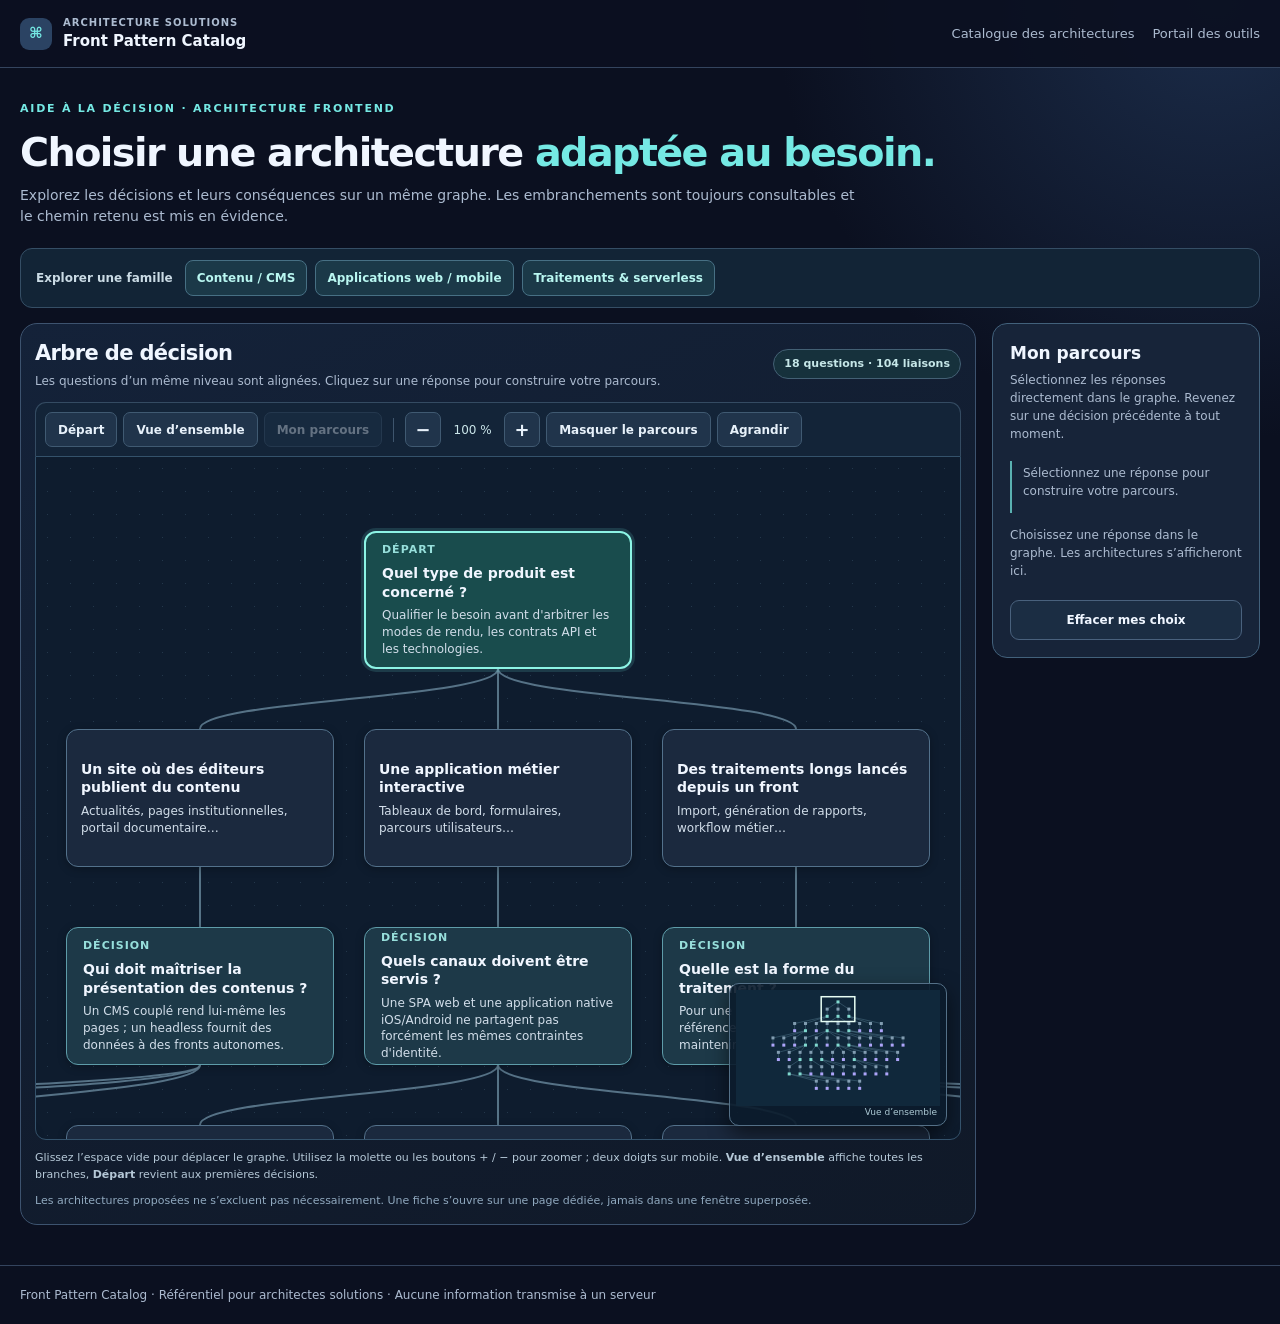
<file: decision-tree.html>
<!doctype html>
<html lang="fr">
<head>
<meta charset="utf-8">
<meta name="viewport" content="width=device-width,initial-scale=1">
<meta name="theme-color" content="#0b1020">
<meta name="description" content="Arbre de décision interactif pour architectes solutions : CMS, headless, SPA, BFF, mobile et serverless.">
<link rel="manifest" href="./manifest.webmanifest">
<link rel="icon" href="./icon.svg" type="image/svg+xml">
<title>Arbre de décision · Front Pattern Catalog</title>
<link rel="stylesheet" href="./decision-map.css">
</head>
<body>
<header class="site-header">
 <div class="wrap head">
  <a href="./index.html" class="brand"><span class="mark" aria-hidden="true">⌘</span><span><small>Architecture Solutions</small>Front Pattern Catalog</span></a>
  <nav aria-label="Navigation"><a href="./index.html">Catalogue des architectures</a><a href="https://sims07.github.io/tools-portal/">Portail des outils</a></nav>
 </div>
</header>
<main class="wrap">
 <section class="hero">
  <span class="eyebrow">Aide à la décision · Architecture frontend</span>
  <h1>Choisir une architecture <em>adaptée au besoin.</em></h1>
  <p>Explorez les décisions et leurs conséquences sur un même graphe. Les embranchements sont toujours consultables et le chemin retenu est mis en évidence.</p>
 </section>
 <nav class="tree-intro" aria-label="Explorer les familles de décisions">
  <span class="nav-label">Explorer une famille</span>
  <div class="jump-links">
   <button type="button" data-jump-to="tree-cms">Contenu / CMS</button>
   <button type="button" data-jump-to="tree-app">Applications web / mobile</button>
   <button type="button" data-jump-to="tree-async">Traitements &amp; serverless</button>
  </div>
 </nav>
 <div class="full-tree-layout">
  <section class="tree-map" aria-label="Graphe de décision interactif" id="fullTree">
   <div class="tree-map-head">
    <div><h2>Arbre de décision</h2><p>Les questions d’un même niveau sont alignées. Cliquez sur une réponse pour construire votre parcours.</p></div>
    <span class="pill" id="branchCount">Chargement…</span>
   </div>
   <div class="graph-tools" aria-label="Outils de navigation">
    <button type="button" id="focusStart" title="Revenir aux premières décisions">Départ</button>
    <button type="button" id="fitGraph" title="Afficher tous les nœuds du graphe">Vue d’ensemble</button>
    <button type="button" id="focusPath" title="Revenir au parcours retenu" disabled>Mon parcours</button>
    <span class="tool-separator" aria-hidden="true"></span>
    <button type="button" id="zoomOut" aria-label="Dézoomer" title="Dézoomer">−</button>
    <output id="zoomValue" aria-live="off" aria-label="Niveau de zoom">100 %</output>
    <button type="button" id="zoomIn" aria-label="Zoomer" title="Zoomer">+</button>
    <button type="button" id="togglePathPanel" aria-controls="pathPanel" aria-expanded="true" title="Afficher ou masquer le panneau de parcours">Masquer le parcours</button>
    <button type="button" id="expandGraph" aria-pressed="false" title="Agrandir la carte">Agrandir</button>
   </div>
   <div class="graph-viewport" id="graphViewport" role="region" aria-label="Carte de décision déplaçable et zoomable" aria-describedby="graphHelp" tabindex="0">
    <div id="treePanel" class="graph-world" aria-live="off">
     <p class="graph-loading">Chargement de l’arbre de décision…</p>
    </div>
    <div class="graph-overview" aria-label="Mini-carte de navigation">
     <canvas id="mapOverview" width="204" height="116" tabindex="0" aria-label="Mini-carte : cliquer pour déplacer la vue"></canvas>
     <span>Vue d’ensemble</span>
    </div>
   </div>
   <p class="graph-help" id="graphHelp">Glissez l’espace vide pour déplacer le graphe. Utilisez la molette ou les boutons + / − pour zoomer ; deux doigts sur mobile. <strong>Vue d’ensemble</strong> affiche toutes les branches, <strong>Départ</strong> revient aux premières décisions.</p>
   <p class="full-map-footer">Les architectures proposées ne s’excluent pas nécessairement. Une fiche s’ouvre sur une page dédiée, jamais dans une fenêtre superposée.</p>
  </section>
  <aside class="tree-side" id="pathPanel" aria-labelledby="journeyTitle">
   <h2 id="journeyTitle">Mon parcours</h2>
   <p class="aside-intro">Sélectionnez les réponses directement dans le graphe. Revenez sur une décision précédente à tout moment.</p>
   <ol class="path-list" id="journeyList"><li class="path-empty">Aucun choix pour le moment.</li></ol>
   <div id="decisionResult" aria-live="polite"><p class="path-empty">Les architectures correspondant au parcours apparaîtront ici.</p></div>
   <button type="button" class="btn ghost" id="startOver">Effacer mes choix</button>
  </aside>
 </div>
</main>
<footer><div class="wrap">Front Pattern Catalog · Référentiel pour architectes solutions · Aucune information transmise à un serveur</div></footer>
<script src="./decision-tree.js"></script>
<script>
if ('serviceWorker' in navigator && location.protocol !== 'file:') {
 window.addEventListener('load',function(){
  navigator.serviceWorker.register('./sw.js',{scope:'./'}).catch(function(){});
 });
}
</script>
</body>
</html>
</file>
<file: decision-map.css>
:root {
 color-scheme:dark; --bg:#0b1020; --panel:#151f31; --panel2:#1b293f; --line:#34445e;
 --text:#f0f6ff; --muted:#acbbd0; --teal:#75e9e4; --purple:#ada4f9;
 font-family:Inter,-apple-system,BlinkMacSystemFont,"Segoe UI",system-ui,sans-serif;
}
*{box-sizing:border-box}html{scroll-behavior:smooth}
body{margin:0;min-height:100vh;background:radial-gradient(circle at 95% 0,#1b2c49 0,transparent 440px),var(--bg);color:var(--text);font-size:15px;line-height:1.5}
a{color:var(--teal)}button{font:inherit;cursor:pointer}
button:focus-visible,a:focus-visible,.graph-viewport:focus-visible,canvas:focus-visible{outline:2px solid var(--teal);outline-offset:3px}
button:disabled{cursor:not-allowed;opacity:.38}[hidden]{display:none!important}
.wrap{width:min(2048px,calc(100% - 40px));margin:0 auto}
.site-header{border-bottom:1px solid var(--line);background:#0b1020e8;position:relative;z-index:5}
.head{min-height:67px;display:flex;align-items:center;gap:18px}
.brand{display:flex;align-items:center;gap:11px;color:var(--text);text-decoration:none;font-weight:750}
.mark{width:32px;height:32px;background:#2b4363;border-radius:9px;display:grid;place-items:center;color:var(--teal)}
.brand small{display:block;font-size:10px;text-transform:uppercase;letter-spacing:.1em;color:var(--muted)}
.head nav{margin-left:auto;display:flex;gap:18px;align-items:center}
.head nav a{text-decoration:none;font-size:13px;color:var(--muted)}.head nav a:hover{color:var(--text)}
.hero{padding:28px 0 21px}
.eyebrow{font-size:11px;letter-spacing:.16em;color:var(--teal);text-transform:uppercase;font-weight:800}
h1{font-size:clamp(28px,3.1vw,43px);letter-spacing:-.04em;line-height:1.16;margin:10px 0}
h1 em{font-style:normal;color:var(--teal)}.hero p{font-size:14px;color:var(--muted);max-width:850px;margin:0}
.tree-intro{border:1px solid #354e65;border-radius:12px;background:#122436;padding:11px 15px;display:flex;flex-wrap:wrap;align-items:center;gap:12px;margin-bottom:15px}
.nav-label{font-size:12px;font-weight:750;color:#cadbe5}
.jump-links{display:flex;flex-wrap:wrap;gap:8px}
.jump-links button{border:1px solid #477084;border-radius:8px;background:#1b3948;padding:8px 11px;color:#b9f7f1;font-size:12px;font-weight:650}
.jump-links button:hover{background:#285769}
.full-tree-layout{display:grid;grid-template-columns:minmax(0,1fr) 268px;align-items:start;gap:16px}
.full-tree-layout.path-collapsed{grid-template-columns:minmax(0,1fr)}
.tree-map{border:1px solid #3d536f;border-radius:17px;padding:14px;background:linear-gradient(155deg,#142239,#101928);min-width:0}
.tree-map-head{display:flex;align-items:center;justify-content:space-between;flex-wrap:wrap;gap:10px;padding:0 0 12px}
.tree-map h2{font-size:21px;letter-spacing:-.03em;margin:0 0 3px}
.tree-map-head p{font-size:12px;color:var(--muted);margin:0}
.pill{display:inline-flex;border:1px solid #436074;border-radius:99px;background:#16313c;padding:6px 10px;color:#c6e7e8;font-size:11px;font-weight:750}
.graph-tools{display:flex;align-items:center;flex-wrap:wrap;gap:6px;padding:9px;border:1px solid #344b62;border-bottom:0;border-radius:11px 11px 0 0;background:#132438}
.graph-tools button{border:1px solid #405a72;background:#20344b;color:#e7f1fa;padding:7px 12px;min-height:35px;border-radius:7px;font-size:12px;font-weight:700}
.graph-tools button:hover:not(:disabled){background:#2d5363;border-color:#6fb6bf}
.graph-tools #zoomOut,.graph-tools #zoomIn{width:36px;font-size:18px;padding:1px 6px}
.tool-separator{width:1px;height:24px;background:#3e556d;margin:0 5px}
#zoomValue{font-size:12px;min-width:51px;text-align:center;font-variant-numeric:tabular-nums;color:#cae5e9}
.graph-viewport{height:clamp(560px,76vh,920px);overflow:hidden;position:relative;touch-action:none;cursor:grab;background-color:#0e1c2e;background-image:radial-gradient(#45607765 .9px,transparent .9px);background-size:23px 23px;border:1px solid #34526b;border-radius:0 0 11px 11px;isolation:isolate;user-select:none}
.graph-viewport.is-panning{cursor:grabbing}
.graph-world{position:absolute;top:0;left:0;transform-origin:0 0}
.graph-world.is-animating{transition:transform .26s ease-out}
.graph-loading{margin:30px;color:var(--muted)}
.graph-links{position:absolute;left:0;top:0;overflow:visible;pointer-events:none}
.graph-link{fill:none;stroke:#66869a;stroke-width:2;opacity:.82;stroke-linecap:round;stroke-linejoin:round}
.graph-link.is-active{stroke:#77ecdf;stroke-width:3;opacity:1}
.graph-node{position:absolute;width:268px;height:138px;min-height:138px;transform:translate(-50%,-50%);border-radius:12px;text-align:left;display:flex;flex-direction:column;justify-content:center;padding:13px 16px;box-shadow:0 2px 8px #0004;overflow-wrap:anywhere;user-select:text}
.graph-node strong{display:block;font-size:14px;line-height:1.33;font-weight:750}
.graph-node small,.graph-node .desc{display:block;color:#d2deea;font-size:12px;line-height:1.4;margin-top:6px}
.graph-node .node-type{font-size:11px;font-weight:800;letter-spacing:.09em;text-transform:uppercase;margin-bottom:5px;color:#97dfdb}
.tree-question{background:#1d3948;border:1px solid #5e9ca9}
.tree-question.is-current{background:#194c4d;border:2px solid #8cf4e5;box-shadow:0 0 0 3px #75e9e426}
.tree-branch{padding:0;background:none;box-shadow:none;overflow:visible}
.tree-choice{display:flex;flex-direction:column;justify-content:center;height:138px;min-height:138px;width:100%;border-radius:12px;background:#1b293e;color:var(--text);border:1px solid #53718b;padding:11px 14px;text-align:left;font:inherit;box-shadow:0 2px 8px #0004}
.tree-choice:hover{background:#264356;border-color:#99e3dc}
.tree-choice .choice-indicator{display:none;font-size:11px;color:var(--teal);font-weight:850;margin-bottom:3px}
.tree-choice.is-chosen{background:#17504e;border:2px solid #90f1e4;box-shadow:0 0 0 3px #75e9e426}
.tree-choice.is-chosen .choice-indicator{display:block}
.tree-choice.is-chosen strong{color:#e9fffa}
.tree-leaf{background:#262d42;border:1px solid #847fba;min-height:138px}
.tree-leaf .node-type{color:#c9bffd}.tree-leaf.is-chosen{border:2px solid #82e6bc;background:#1b3b37}
.tree-leaf ul{padding:0;margin:3px 0 0;list-style:none;display:flex;flex-wrap:wrap;gap:5px}
.tree-leaf a{color:#deecff;font-size:12px;font-weight:650;text-decoration:underline;text-decoration-color:#74889f;text-underline-offset:3px;position:relative}
.tree-leaf a:hover{color:#8ff0dd;text-decoration-color:currentColor}
.graph-overview{position:absolute;bottom:13px;right:13px;border:1px solid #547087;background:#0b1c2ce9;border-radius:10px;padding:6px;box-shadow:0 8px 20px #0008;z-index:2}
.graph-overview canvas{display:block;width:204px;height:116px;cursor:crosshair}
.graph-overview span{display:block;text-align:right;padding-right:3px;font-size:9px;color:#acc9d4}
.graph-help,.full-map-footer{color:#b5c8d7;font-size:11px;line-height:1.5}
.graph-help{margin:10px 0}.full-map-footer{margin:8px 0 0;color:#90a9bf}
.tree-side{position:sticky;top:16px;background:#172439;border:1px solid #42617b;border-radius:15px;padding:17px;max-height:calc(100vh - 34px);overflow-y:auto}
.tree-side h2{font-size:17px;margin:0 0 5px}
.tree-side .aside-intro{color:var(--muted);font-size:12px;margin:0 0 18px}
.path-list{padding:0;list-style:none;margin:0 0 13px}
.path-list li{border-left:2px solid #5ab1b1;padding:3px 0 13px 11px;font-size:12px}
.path-list li strong{color:#c2d1e5;display:block;font-size:11px}
.path-list li button{background:transparent;border:0;color:#b4f1ed;padding:4px 0;text-align:left;font-weight:700;font-size:12px}
.path-list li button:hover{text-decoration:underline}
.path-empty{font-size:12px;color:var(--muted)}
.choices-summary{padding:11px 12px;border:1px solid #39576e;background:#10253a;border-radius:10px;margin:10px 0}
.choices-summary strong{font-size:12px;color:#c6f5ed}
.choices-summary p{font-size:12px;color:#bbd2df;margin:5px 0}
.result-links{list-style:none;padding:0;margin:12px 0;display:grid;gap:8px}
.result-links a{display:block;border:1px solid #3e6780;border-radius:8px;padding:8px 10px;color:#c8f5f3;background:#173541;font-size:12px;text-decoration:none}
.result-links a:hover{background:#285364}
.btn{display:inline-flex;align-items:center;justify-content:center;text-align:center;border-radius:9px;border:1px solid #49617d;background:#1b2d43;color:var(--text);padding:10px 12px;text-decoration:none;font-size:12px;font-weight:750}
.btn:hover{background:#244052;border-color:#7bafbd}.btn.primary{background:var(--teal);border-color:var(--teal);color:#0a2430}
.tree-side .btn{width:100%;margin-top:8px}
.mini-hint{font-size:11px;color:#9fb9cf}
.graph-expanded{position:fixed!important;z-index:50;inset:10px;background:#101e30;display:flex;flex-direction:column;border:1px solid #608d99;overflow:auto}
.graph-expanded .graph-viewport{height:auto;flex:1;min-height:320px}
.graph-expanded .graph-help,.graph-expanded .full-map-footer{display:none}
/* Collapsing the journey gives the canvas the full available width. */
#togglePathPanel[aria-expanded="false"]{border-color:#79b9b3;color:#b3fff4;background:#21414a}
footer{border-top:1px solid var(--line);margin-top:40px;padding:20px 0;font-size:12px;color:var(--muted)}
@media(max-width:980px){.full-tree-layout{grid-template-columns:1fr}.tree-side{position:static;max-height:none}.graph-viewport{height:60vh;min-height:460px}}
@media(max-width:610px){
 .wrap{width:calc(100% - 20px)}
 .head{gap:9px}.head nav{gap:9px}.head nav a{font-size:11px}.brand{font-size:12px}
 .hero{padding:24px 0 16px}.hero p{font-size:13px}
 .tree-map{padding:10px}.tree-map-head p{font-size:11px}
 .graph-tools{gap:4px;padding:6px}.graph-tools button{padding:6px 9px;font-size:11px}
 .tool-separator{display:none}.graph-viewport{min-height:430px;height:65vh}
 .graph-overview{bottom:8px;right:8px}.graph-overview canvas{width:145px;height:83px}
 .graph-overview span{display:none}
}
@media(prefers-reduced-motion:reduce){html{scroll-behavior:auto}.graph-world.is-animating{transition:none!important}}
</file>
